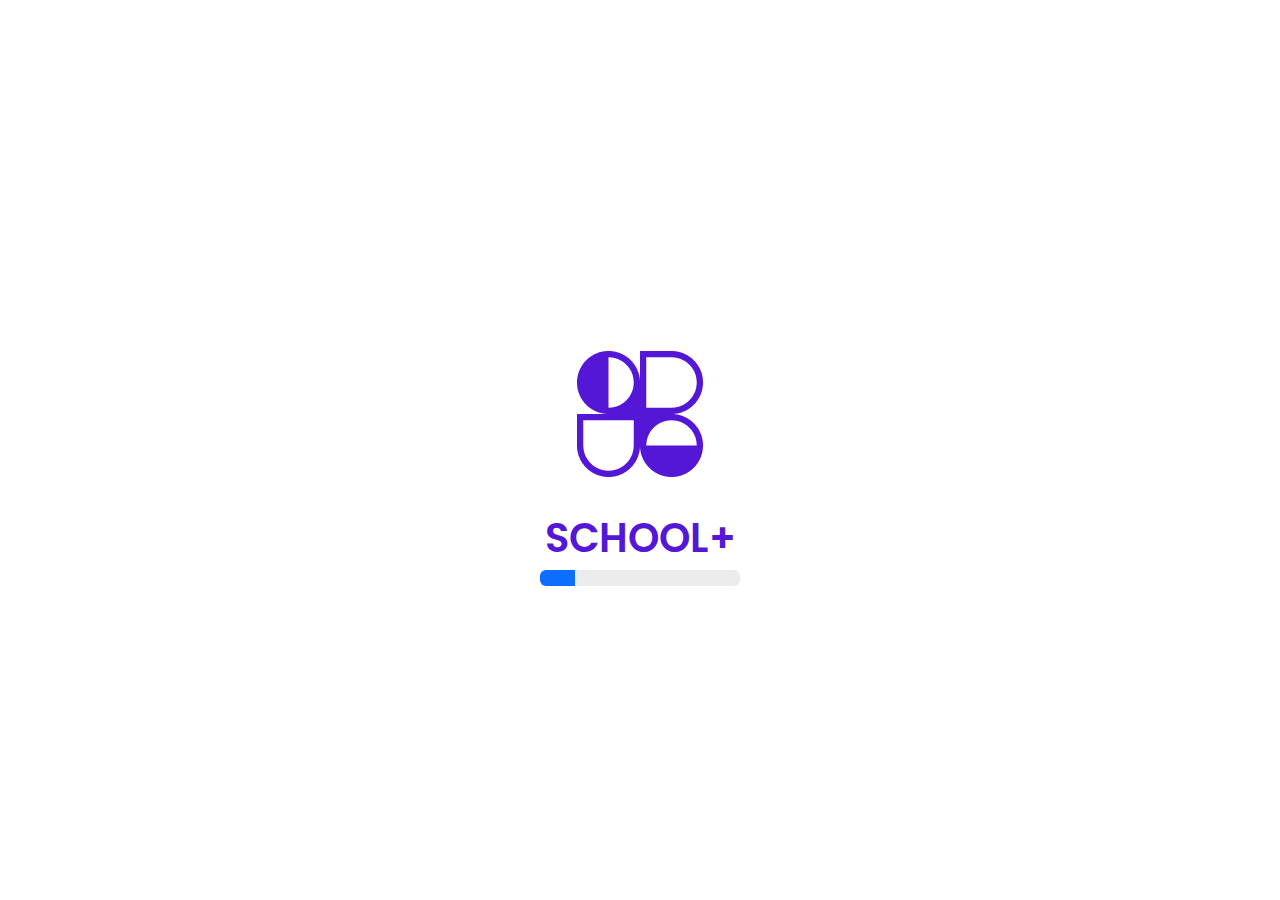
<file: html/index.html>
<!DOCTYPE html>
<html lang="pt-br">
<head>
    <meta charset="UTF-8">
    <meta name="viewport" content="width=device-width, initial-scale=1.0">
    <link href="https://cdn.jsdelivr.net/npm/bootstrap@5.3.3/dist/css/bootstrap.min.css" rel="stylesheet" integrity="sha384-QWTKZyjpPEjISv5WaRU9OFeRpok6YctnYmDr5pNlyT2bRjXh0JMhjY6hW+ALEwIH" crossorigin="anonymous">
    <link rel="stylesheet" href="https://cdn.jsdelivr.net/npm/bootstrap-icons@1.11.3/font/bootstrap-icons.min.css">
    <link rel="stylesheet" href="../src/css/style.css">
    <link rel="icon" type="image/ico" href="/src/images/logo1.png">
    <title>School+</title>
</head>
<body>
    
    <div class="container d-flex flex-column align-items-center justify-content-center start-logo">
        <div class="logo-container">
            <img src="../src/images/logo1.png" class="" alt="logo" width="200">
            <h1 class="text-center name-logo">SCHOOL+</h1>

            <div class="progress" role="progressbar" aria-label="carregando..." aria-valuenow="0" aria-valuemin="0" aria-valuemax="100">
                <div class="progress-bar progress-color w-0"></div>
            </div>
        </div>
    </div>

    <script src="https://cdn.jsdelivr.net/npm/bootstrap@5.3.3/dist/js/bootstrap.bundle.min.js" integrity="sha384-YvpcrYf0tY3lHB60NNkmXc5s9fDVZLESaAA55NDzOxhy9GkcIdslK1eN7N6jIeHz" crossorigin="anonymous"></script>
    <script src="../src/js/progress.js"></script>
</body>
</html>
</file>
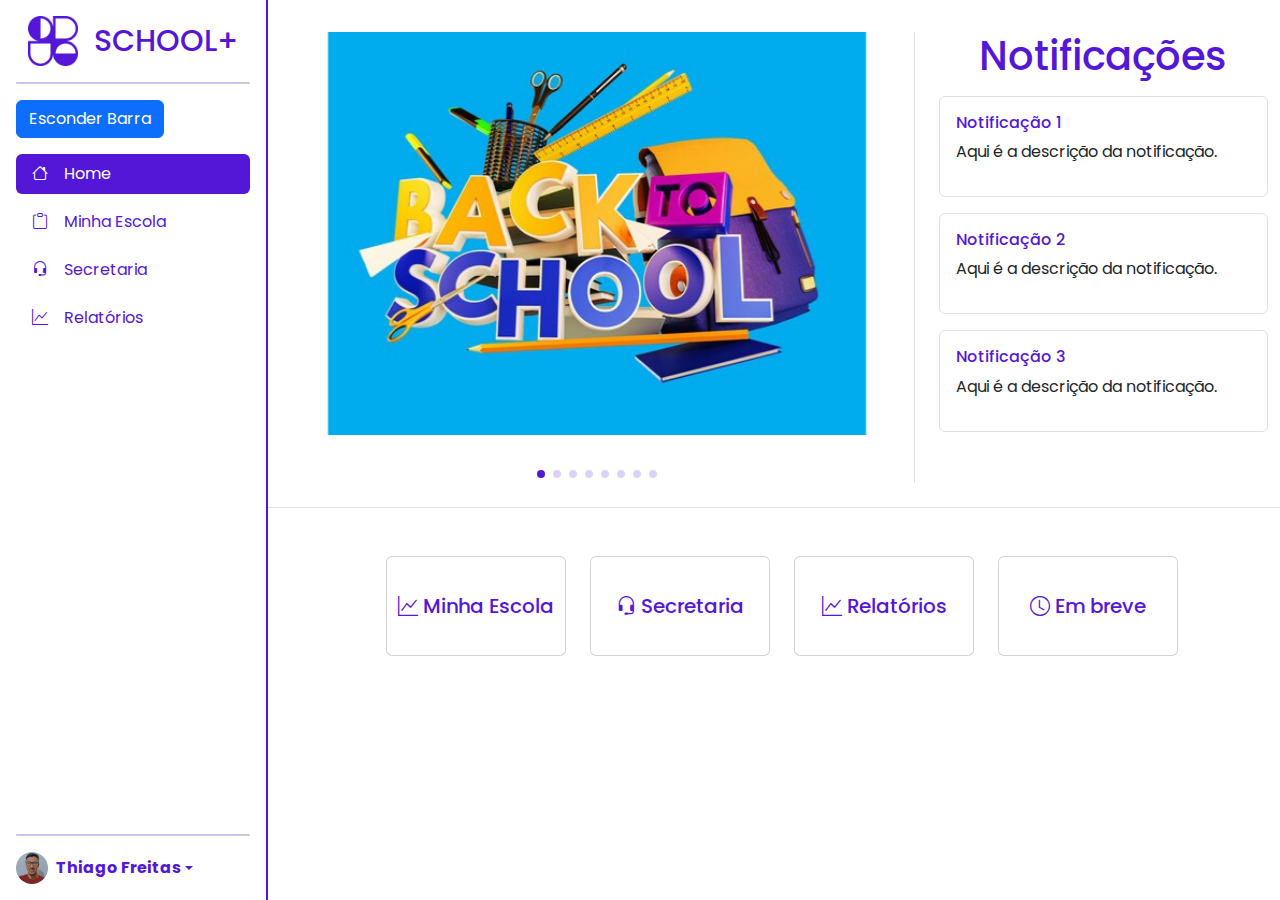
<file: html/home.html>
<!DOCTYPE html>
<html lang="pt-br">
<head>
    <meta charset="UTF-8">
    <meta name="viewport" content="width=device-width, initial-scale=1.0">
    <link href="https://cdn.jsdelivr.net/npm/bootstrap@5.3.3/dist/css/bootstrap.min.css" rel="stylesheet" integrity="sha384-QWTKZyjpPEjISv5WaRU9OFeRpok6YctnYmDr5pNlyT2bRjXh0JMhjY6hW+ALEwIH" crossorigin="anonymous">
    <link rel="stylesheet" href="https://cdn.jsdelivr.net/npm/swiper@11/swiper-bundle.min.css"/>
    <script src="https://cdn.jsdelivr.net/npm/swiper@11/swiper-bundle.min.js"></script>
    <link rel="stylesheet" href="https://cdn.jsdelivr.net/npm/bootstrap-icons@1.11.3/font/bootstrap-icons.min.css">
    <link rel="stylesheet" href="../src/css/style.css">
    <link rel="stylesheet" href="../src/css/home.css">
    <link rel="icon" type="image/ico" href="/src/images/logo1.png">
    <title>School+ -- Home</title>
</head>
<body class="d-flex">
    
    <button class="btn btn-primary mt-4 text-center" id='showMenu' type='button' style="max-height: 70px;">
        Mostrar Barra
    </button>

    <nav class="standard-navigation" id="navbar-main">
        <div class="d-flex flex-column justify-content-between p-3" style="height: 100dvh; border-right: 2px solid var(--logo-color);" data-bs-theme="dark">
            <div>
                <a class="no-link" href="/">
                    <div class="container d-flex align-items-center gap-3">
                        <img src="../src/images/logo-school+.png" alt="" width="50">
                        <h2 class="m-0" style="font-size: 30px;">SCHOOL+</h2>
                    </div>
                </a>
                <hr class="divider-color">
                <button class="btn btn-primary mb-3" id="hide-menu" type="button">
                    Esconder Barra
                </button>
                <ul class="nav nav-pills flex-column mb-auto gap-2 menu-buttons">
                    <li class="nav-item">
                        <a href="../html/home.html" class="nav-link active d-flex gap-3 align-items-center">
                            <i class="bi bi-house"></i>
                            Home
                        </a>
                    </li>
                    <li class="nav-item">
                        <a href="../html/myschool.html" class="nav-link d-flex gap-3 align-items-center">
                            <i class="bi bi-clipboard"></i>
                            Minha Escola
                        </a>
                    </li>
                    <li class="nav-item">
                        <a href="/" class="nav-link d-flex gap-3 align-items-center">
                            <i class="bi bi-headset"></i>
                            Secretaria
                        </a>
                    </li>
                    <li class="nav-item">
                        <a href="/" class="nav-link d-flex gap-3 align-items-center">
                            <i class="bi bi-graph-up"></i>
                            Relatórios
                        </a>
                    </li>
                </ul>
            </div>

            <div>
                <hr class="divider-color">
                <div class="dropdown">
                    <a href="/" class="username d-flex align-items-center text-decoration-none dropdown-toggle" data-bs-toggle="dropdown">
                        <img src="../src/images/thiago.jpg" alt="" class="rounded-circle me-2" width="32">
                        <strong>Thiago Freitas</strong> 
                    </a>
                    <ul class="dropdown-menu dropdown-color text-small shadow">
                        <li>
                            <a href="/" class="dropdown-item mb-1">Conta</a>
                        </li>
                        <li>
                            <a href="/" class="dropdown-item mb-1">Configurações</a>
                        </li>
                        <li>
                            <hr class="dropdown-divider divider-color">
                        </li>
                        <li>
                            <a href="/" class="dropdown-item">Sair</a>
                        </li>
                    </ul>
                </div>
            </div>
        </div>
    </nav>
    
    <nav class="d-none navigationbar-responsive flex-column">
        <div class="col-12 border-bottom p-2 d-flex align-items-center justify-content-between">
            <a class="no-link" href="/">
                <div class="d-flex align-items-center gap-3">
                    <img src="../src/images/logo-school+.png" alt="" width="50">
                    <h2 class="m-0" style="font-size: 30px;">SCHOOL+</h2>
                </div>
            </a>
            <div class="dropdown">
                <a href="/" class="username-responsive p-2 d-flex align-items-center text-decoration-none dropdown-toggle" data-bs-toggle="dropdown">
                    <img src="../src/images/thiago.jpg" alt="" class="rounded-circle me-2" width="32">
                    <strong>Thiago F.</strong>
                </a>
                <ul class="dropdown-menu dropdown-color text-small shadow">
                    <li>
                        <a href="/" class="dropdown-item mb-1">Conta</a>
                    </li>
                    <li>
                        <a href="/" class="dropdown-item mb-1">Configurações</a>
                    </li>
                    <li>
                        <hr class="dropdown-divider divider-color">
                    </li>
                    <li>
                        <a href="/" class="dropdown-item">Sair</a>
                    </li>
                </ul>
            </div>
        </div>
    </nav>

    <div class="main-content w-100 overflow-y-auto overflow-x-hidden">
        
        <div class="container-fluid border-bottom d-flex justify-content-between col-12 my-2 py-4">

            <div class="swiper border-end me-4 pb-5">
                <!-- Additional required wrapper -->
                <div class="swiper-wrapper">
                  <!-- Slides -->
                  <div class="swiper-slide d-flex justify-content-center"><img class="img-fluid" src="../src/images/psd-backtoschool.jpg" alt=""></div>
                  <div class="swiper-slide d-flex justify-content-center"><img class="img-fluid" src="../src/images/psd-study.png" alt=""></div>
                  <div class="swiper-slide d-flex justify-content-center"><img class="img-fluid" src="../src/images/psd-backtoschool.jpg" alt=""></div>
                  <div class="swiper-slide d-flex justify-content-center"><img class="img-fluid" src="../src/images/psd-study.png" alt=""></div>
                  <div class="swiper-slide d-flex justify-content-center"><img class="img-fluid" src="../src/images/psd-study.png" alt=""></div>
                  <div class="swiper-slide d-flex justify-content-center"><img class="img-fluid" src="../src/images/psd-study.png" alt=""></div>
                  <div class="swiper-slide d-flex justify-content-center"><img class="img-fluid" src="../src/images/psd-study.png" alt=""></div>
                  <div class="swiper-slide d-flex justify-content-center"><img class="img-fluid" src="../src/images/psd-study.png" alt=""></div>
                </div>
                <!-- If we need pagination -->
                <div class="swiper-pagination"></div>
            </div>

            <div class="notifications-site d-flex flex-column col-4 gap-2">
                <h1 class="text-center">Notificações</h1>

                <div class="notifications border rounded p-3 mb-2">

                    <div class="notifications-title">
                        <h6>Notificação 1</h6>
                    </div>

                    <div class="notifications-body">
                        <p>Aqui é a descrição da notificação.</p>
                    </div>

                </div>

                <div class="notifications border rounded p-3 mb-2">

                    <div class="notifications-title">
                        <h6>Notificação 2</h6>
                    </div>
                    
                    <div class="notifications-body">
                        <p>Aqui é a descrição da notificação.</p>
                    </div>

                </div>

                <div class="notifications border rounded p-3 mb-2">

                    <div class="notifications-title">
                        <h6>Notificação 3</h6>
                    </div>
                    
                    <div class="notifications-body">
                        <p>Aqui é a descrição da notificação.</p>
                    </div>

                </div>
            </div>

        </div>

        <div class="d-flex align-items-center justify-content-center flex-wrap col-md-12 gap-4 ms-2 py-4 mt-4">

            <div class="card p-2 card-links">
                <h5 class="card-title mb-0">
                    <i class="bi bi-graph-up link"></i>
                    Minha Escola
                </h5>
                <p class="card-text"></p>
            </div> 

            <div class="card p-2 card-links">
                <h5 class="card-title mb-0">
                    <i class="bi bi-headset link"></i>
                    Secretaria
                </h5>
                <p class="card-text"></p>
            </div>

            <div class="card p-2 card-links">
                <h5 class="card-title mb-0">
                    <i class="bi bi-graph-up link"></i>
                    Relatórios
                </h5>
                <p class="card-text"></p>
            </div>  

            <div class="card p-2 card-links">
                <h5 class="card-title mb-0">
                    <i class="bi bi-clock link"></i>
                    Em breve
                </h5>
                <p class="card-text"></p>
            </div>
        </div>


    </div>

    <div class="d-none navigationbar-responsive container-fluid gap-5 py-2 border-top">
        <ul class="nav nav-pills mb-auto menu-buttons justify-content-between gap-2 align-items-center">
            <li class="nav-item pt-2">
                <a href="../html/home.html" class="nav-link active d-flex flex-column align-items-center p-2">
                    <i class="bi bi-house" ></i>
                    Home
                </a>
            </li>
            <li class="nav-item pt-2">
                <a href="../html/myschool.html" class="nav-link d-flex flex-column align-items-center p-2" style="width: auto; text-wrap: nowrap;">
                    <i class="bi bi-clipboard"></i>
                    <span class="d-flex">Minha Escola</span>
                </a>
            </li>
            <li class="nav-item pt-2">
                <a href="/" class="nav-link d-flex flex-column align-items-center p-2">
                    <i class="bi bi-headset"></i>
                    Secretaria
                </a>
            </li>
            <li class="nav-item pt-2">
                <a href="/" class="nav-link d-flex flex-column align-items-center p-2">
                    <i class="bi bi-graph-up"></i>
                    Relatórios
                </a>
            </li>
        </ul>
    </div>

    <script src="https://cdn.jsdelivr.net/npm/bootstrap@5.3.3/dist/js/bootstrap.bundle.min.js" integrity="sha384-YvpcrYf0tY3lHB60NNkmXc5s9fDVZLESaAA55NDzOxhy9GkcIdslK1eN7N6jIeHz" crossorigin="anonymous"></script>
    <script src="../src/js/global.js"></script>
</body>
</html>
</file>
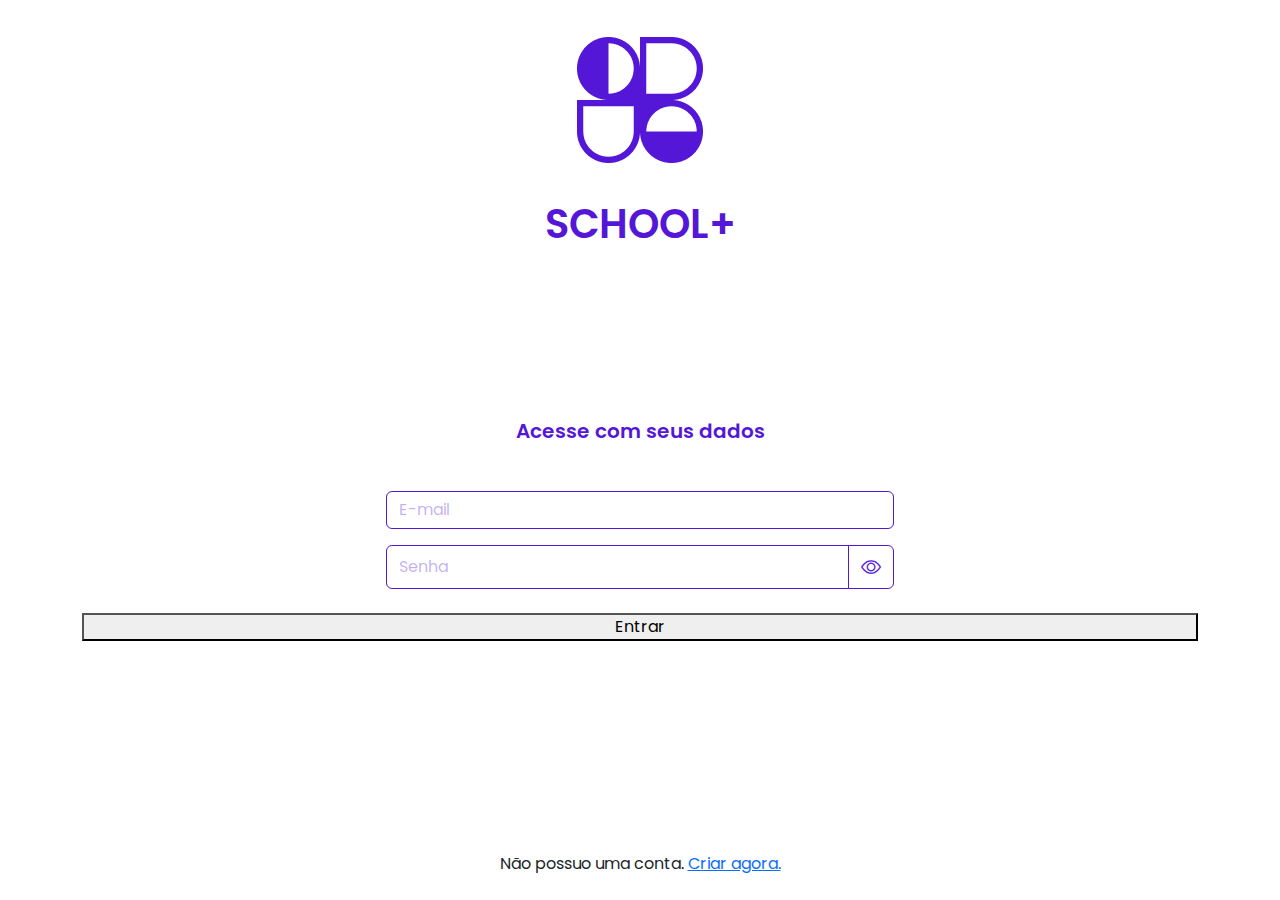
<file: html/login.html>
<!DOCTYPE html>
<html lang="pt-br">
<head>
    <meta charset="UTF-8">
    <meta name="viewport" content="width=device-width, initial-scale=1.0">
    <link href="https://cdn.jsdelivr.net/npm/bootstrap@5.3.3/dist/css/bootstrap.min.css" rel="stylesheet" integrity="sha384-QWTKZyjpPEjISv5WaRU9OFeRpok6YctnYmDr5pNlyT2bRjXh0JMhjY6hW+ALEwIH" crossorigin="anonymous">
    <link rel="stylesheet" href="https://cdn.jsdelivr.net/npm/bootstrap-icons@1.11.3/font/bootstrap-icons.min.css">
    <link rel="stylesheet" href="../src/css/style.css">
    <link rel="icon" type="image/ico" href="/src/images/logo1.png">
    <title>School+</title>
</head>
<body>
    
    <div class="container-fluid d-flex p-0 login-page">
        <div class="col-md-5 d-flex flex-column justify-content-between login-area">
            <div class="logo-container d-flex flex-column align-items-center">
                <img src="../src/images/logo1.png" class="" alt="logo" width="200">
                <h1 class="name-logo">SCHOOL+</h1>
            </div>
            <form action="" class="login-form container d-flex flex-column">
                <h5 class="text-center name-logo mb-5">Acesse com seus dados</h5>
                <div class="input-group mb-3">
                    <input type="email" class="form-control rounded shadow-none" placeholder="E-mail">
                </div>
                <div class="input-group mb-4">
                    <input type="password" class="form-control shadow-none" id="inputPassword" placeholder="Senha">
                    <button class="btn pass view border rounded-end" type="button" id="togglePassword">
                        <i class="bi bi-eye fs-5" id="eyeIcon"></i>
                    </button>
                </div>
                <button class="btn-send mb-4" type="button">Entrar</button>
            </form>
            <span class="text-center my-4">Não possuo uma conta. <a href="./register.html">Criar agora.</a></span>
        </div>
        <div class="col-md-7 p-0 bg-login">
            <div class="overlay">
                <p class="fst-italic text-wrap frase">Dê asas à <span class="bg-frase">imaginação</span> e pinte o <span class="bg-frase">futuro</span> com o conhecimento.</p>
            </div>
        </div>
    </div>

    <script src="https://cdn.jsdelivr.net/npm/bootstrap@5.3.3/dist/js/bootstrap.bundle.min.js" integrity="sha384-YvpcrYf0tY3lHB60NNkmXc5s9fDVZLESaAA55NDzOxhy9GkcIdslK1eN7N6jIeHz" crossorigin="anonymous"></script>
    <script src="../src/js/global.js"></script>
</body>
</html>
</file>
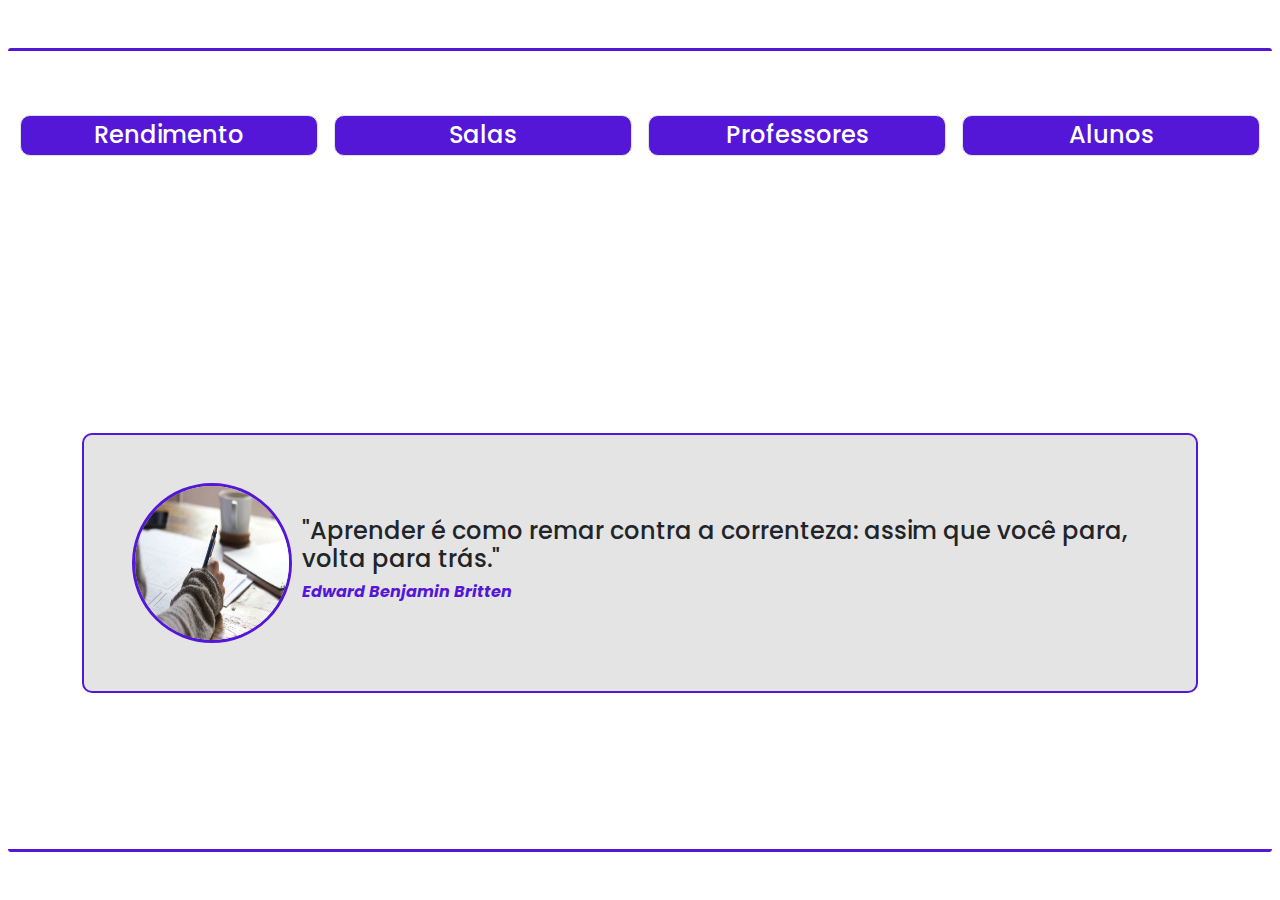
<file: html/myschool.html>
<!DOCTYPE html>
<html lang="en">
<head>
    <meta charset="UTF-8">
    <meta name="viewport" content="width=device-width, initial-scale=1.0">
    <link href="https://cdn.jsdelivr.net/npm/bootstrap@5.3.3/dist/css/bootstrap.min.css" rel="stylesheet" integrity="sha384-QWTKZyjpPEjISv5WaRU9OFeRpok6YctnYmDr5pNlyT2bRjXh0JMhjY6hW+ALEwIH" crossorigin="anonymous">
    <link rel="stylesheet" href="https://cdn.jsdelivr.net/npm/swiper@11/swiper-bundle.min.css"/>
    <script src="https://cdn.jsdelivr.net/npm/swiper@11/swiper-bundle.min.js"></script>
    <link rel="stylesheet" href="https://cdn.jsdelivr.net/npm/bootstrap-icons@1.11.3/font/bootstrap-icons.min.css">
    <link rel="stylesheet" href="../src/css/style.css">
    <link rel="stylesheet" href="../src/css/home.css">
    <link rel="stylesheet" href="../src/css/myschool.css">
    <link rel="icon" type="image/ico" href="/src/images/logo1.png">
    <title>School+ -- Minha Escola</title>
</head>
<body class="d-flex">
    
    
    
    <nav class="d-none standard-navigation" style="max-width: 268px;">
        <div class="d-flex flex-column justify-content-between p-3" style="height: 100dvh; border-right: 2px solid var(--logo-color);" data-bs-theme="dark">
            <div>
                <a class="no-link" href="/">
                    <div class="container d-flex align-items-center gap-3">
                        <img src="../src/images/logo-school+.png" alt="" width="50">
                        <h2 class="m-0" style="font-size: 30px;">SCHOOL+</h2>
                    </div>
                </a>
                <hr class="divider-color">

                <button class="btn btn-primary mt-4 text-center" id='showMenu' type='button' style="max-height: 70px;">
                    Mostrar Barra
                </button>
                
                <ul class="nav nav-pills flex-column mb-auto gap-2 menu-buttons">
                    <li class="nav-item">
                        <a href="../html/home.html" class="nav-link d-flex gap-3 align-items-center">
                            <i class="bi bi-house"></i>
                            Home
                        </a>
                    </li>
                    <li class="nav-item">
                        <a href=" " class="nav-link active d-flex gap-3 align-items-center">
                            <i class="bi bi-clipboard" ></i>
                            Minha Escola
                        </a>
                    </li>
                    <li class="nav-item">
                        <a href="/" class="nav-link d-flex gap-3 align-items-center">
                            <i class="bi bi-headset"></i>
                            Secretaria
                        </a>
                    </li>
                    <li class="nav-item">
                        <a href="/" class="nav-link d-flex gap-3 align-items-center">
                            <i class="bi bi-graph-up"></i>
                            Relatórios
                        </a>
                    </li>
                </ul>
            </div>

            <div>
                <hr class="divider-color">
                <div class="dropdown">
                    <a href="/" class="username d-flex align-items-center text-decoration-none dropdown-toggle" data-bs-toggle="dropdown">
                        <img src="../src/images/thiago.jpg" alt="" class="rounded-circle me-2" width="32">
                        <strong>Thiago Freitas</strong> 
                    </a>
                    <ul class="dropdown-menu dropdown-color text-small shadow">
                        <li>
                            <a href="/" class="dropdown-item mb-1">Conta</a>
                        </li>
                        <li>
                            <a href="/" class="dropdown-item mb-1">Configurações</a>
                        </li>
                        <li>
                            <hr class="dropdown-divider divider-color">
                        </li>
                        <li>
                            <a href="/" class="dropdown-item">Sair</a>
                        </li>
                    </ul>
                </div>
            </div>
        </div>
    </nav>

    <nav class="d-none navigationbar-responsive flex-column">
        <div class="col-12 border-bottom p-2 d-flex align-items-center justify-content-between">
            <a class="no-link" href="/">
                <div class="d-flex align-items-center gap-3">
                    <img src="../src/images/logo-school+.png" alt="" width="50">
                    <h2 class="m-0" style="font-size: 30px;">SCHOOL+</h2>
                </div>
            </a>
            <div class="dropdown">
                <a href="/" class="username-responsive p-2 d-flex align-items-center text-decoration-none dropdown-toggle" data-bs-toggle="dropdown">
                    <img src="../src/images/thiago.jpg" alt="" class="rounded-circle me-2" width="32">
                    <strong>Thiago F.</strong>
                </a>
                <ul class="dropdown-menu dropdown-color text-small shadow">
                    <li>
                        <a href="/" class="dropdown-item mb-1">Conta</a>
                    </li>
                    <li>
                        <a href="/" class="dropdown-item mb-1">Configurações</a>
                    </li>
                    <li>
                        <hr class="dropdown-divider divider-color">
                    </li>
                    <li>
                        <a href="/" class="dropdown-item">Sair</a>
                    </li>
                </ul>
            </div>
        </div>
    </nav>
    
    <div class="main-container overflow-hidden container-fluid d-flex flex-column gap-3 justify-content-between text-center my-5 mx-2 py-3">
        <div class="button-container container-fluid d-flex justify-content-between m-0 p-0 pt-5 gap-3 text-center align-items-center" style="max-height: 120px;">
            <div class="buttons border justify-content-center">
                <h4 class="m-0 title-button">Rendimento</h4>
            </div>
            <div class="buttons border">
                <h4 class="m-0 title-button">Salas</h4>
            </div>
            <div class="buttons border">
                <h4 class="m-0 title-button">Professores</h4>
            </div>
            <div class="buttons border">
                <h4 class="m-0 title-button">Alunos</h4>
            </div>

        </div>
        <div class="container-fluid m-0" style="max-height: 400px; height: 400px;">
            <div class="container frase-container">
                <div class="container d-flex container-img p-5">
                    <img src="../src/images/study.jpg" class="img-motivational img-fluid rounded rounded-circle" style="width: 160px; height: 160px;" alt="">
                    <div class="text-img d-flex flex-column">
                        <h4 class="text-start">"Aprender é como remar contra a correnteza: 
                            assim que você para, volta para trás."
                            <h6 class="text-start author-phrase">Edward Benjamin Britten</h6>
                        </h4>
                    </div>
                </div>
            </div>
        </div>
    </div>

    <div class="d-none navigationbar-responsive container-fluid gap-5 py-2 border-top">
        <ul class="nav nav-pills mb-auto menu-buttons justify-content-between gap-2 align-items-center">
            <li class="nav-item pt-2">
                <a href="../html/home.html" class="nav-link d-flex flex-column align-items-center p-2">
                    <i class="bi bi-house" ></i>
                    Home
                </a>
            </li>
            <li class="nav-item pt-2">
                <a href=" " class="nav-link d-flex active flex-column align-items-center p-2" style="width: auto; text-wrap: nowrap;">
                    <i class="bi bi-clipboard"></i>
                    <span class="d-flex">Minha Escola</span>
                </a>
            </li>
            <li class="nav-item pt-2">
                <a href="/" class="nav-link d-flex flex-column align-items-center p-2">
                    <i class="bi bi-headset"></i>
                    Secretaria
                </a>
            </li>
            <li class="nav-item pt-2">
                <a href="/" class="nav-link d-flex flex-column align-items-center p-2">
                    <i class="bi bi-graph-up"></i>
                    Relatórios
                </a>
            </li>
        </ul>
    </div>

    <script src="../src/js/global.js"></script>

</body>
</html>
</file>
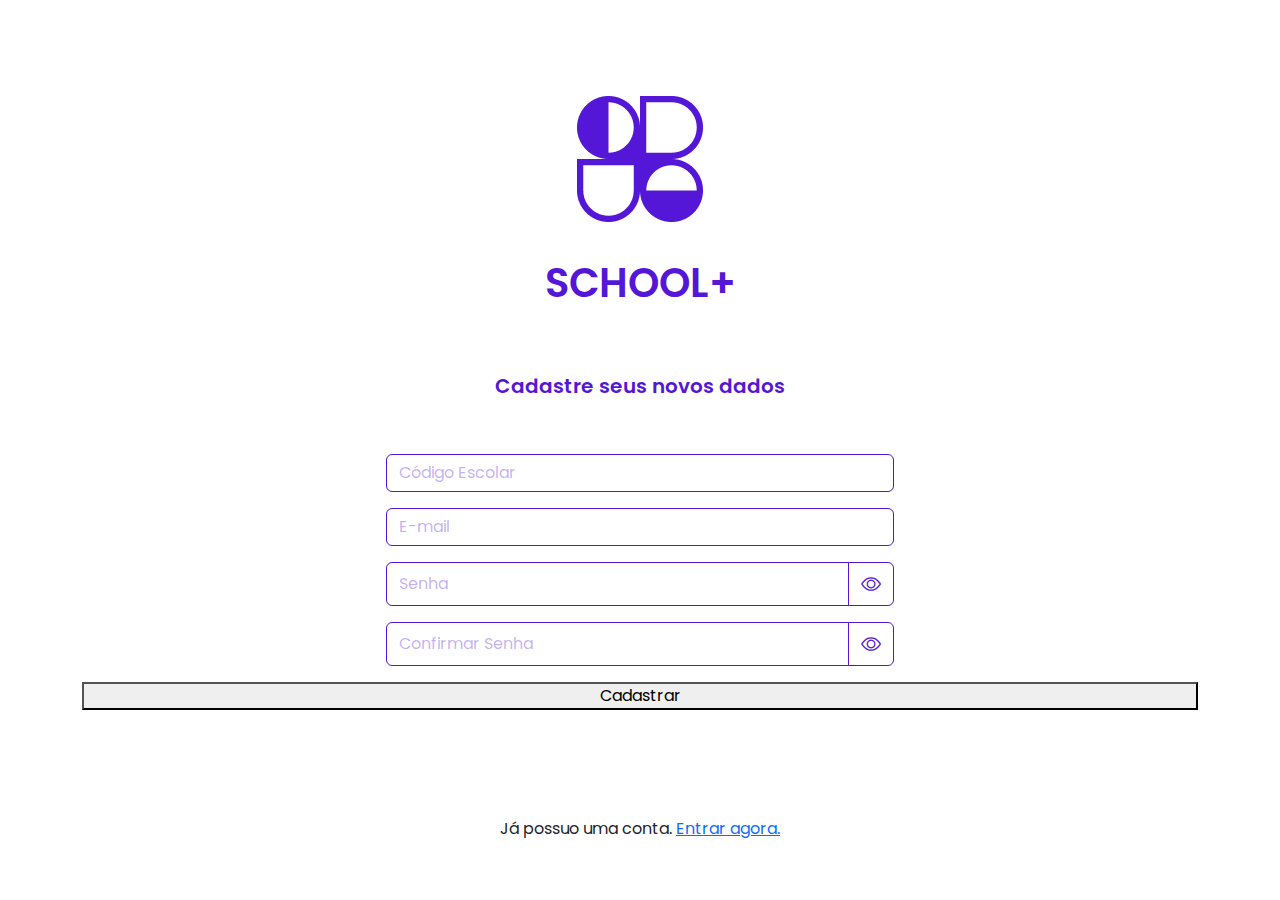
<file: html/register.html>
<!DOCTYPE html>
<html lang="pt-br">
<head>
    <meta charset="UTF-8">
    <meta name="viewport" content="width=device-width, initial-scale=1.0">
    <link href="https://cdn.jsdelivr.net/npm/bootstrap@5.3.3/dist/css/bootstrap.min.css" rel="stylesheet" integrity="sha384-QWTKZyjpPEjISv5WaRU9OFeRpok6YctnYmDr5pNlyT2bRjXh0JMhjY6hW+ALEwIH" crossorigin="anonymous">
    <link rel="stylesheet" href="https://cdn.jsdelivr.net/npm/bootstrap-icons@1.11.3/font/bootstrap-icons.min.css">
    <link rel="stylesheet" href="../src/css/style.css">
    <link rel="icon" type="image/ico" href="/src/images/logo1.png">
    <title>School+ - Novo Cadastro</title>
</head>
<body>
    
    <div class="container-fluid d-flex p-0 login-page">
        <div class="col-md-5 d-flex flex-column justify-content-evenly login-area my-auto">
            <div class="logo-container d-flex flex-column align-items-center">
                <img src="../src/images/logo1.png" class="" alt="logo" width="200">
                <h1 class="name-logo">SCHOOL+</h1>
            </div>
            <form action="" class="login-form container d-flex flex-column">
                <h5 class="text-center name-logo">Cadastre seus novos dados</h5>
                <div class="input-group mt-5 mb-3">
                    <input type="number" class="form-control rounded shadow-none" placeholder="Código Escolar">
                </div>
                <div class="input-group mb-3">
                    <input type="email" class="form-control rounded shadow-none" placeholder="E-mail">
                </div>
                <div class="input-group mb-3">
                    <input type="password" class="form-control shadow-none" id="inputPassword" placeholder="Senha">
                    <button class="btn pass view border rounded-end" type="button" id="togglePassword">
                        <i class="bi bi-eye fs-5" id="eyeIcon"></i>
                    </button>
                </div>
                <div class="input-group mb-3">
                    <input type="password" class="form-control shadow-none" id="inputConfirmPassword" placeholder="Confirmar Senha">
                    <button class="btn pass view border rounded-end" type="button" id="toggleConfirmPassword">
                        <i class="bi bi-eye fs-5" id="eyeIconConfirm"></i>
                    </button>
                </div>
                <button class="btn-send mb-5" type="button">Cadastrar</button>
            </form>
            <span class="text-center">Já possuo uma conta. <a href="./login.html">Entrar agora.</a></span>
        </div>
        <div class="col-md-7 p-0 bg-login">
            <div class="overlay">
                <p class="fst-italic text-wrap frase">Dê asas à <span class="bg-frase">imaginação</span> e pinte o <span class="bg-frase">futuro</span> com o conhecimento.</p>
            </div>
        </div>
    </div>

    <script src="https://cdn.jsdelivr.net/npm/bootstrap@5.3.3/dist/js/bootstrap.bundle.min.js" integrity="sha384-YvpcrYf0tY3lHB60NNkmXc5s9fDVZLESaAA55NDzOxhy9GkcIdslK1eN7N6jIeHz" crossorigin="anonymous"></script>
    <script src="../src/js/global.js"></script>
</body>
</html>
</file>
<file: src/css/style.css>
@import url('https://fonts.googleapis.com/css2?family=Poppins:ital,wght@0,100;0,200;0,300;0,400;0,500;0,600;0,700;0,800;0,900;1,100;1,200;1,300;1,400;1,500;1,600;1,700;1,800;1,900&display=swap');

:root {
    --logo-color: rgb(84,23, 215);
    --placeholder-color: rgba(84,23, 215, 0.35);
}

* {
    margin: 0;
    padding: 0;
    font-family: 'Poppins', sans-serif;
}

body {
    height: 100dvh;
    overflow: hidden;
}

/* Remove as setas do input type="number" */
input[type="number"] {
    -moz-appearance: textfield; /* Firefox */
    -webkit-appearance: none;   /* Chrome, Safari */
    appearance: none;           /* Para navegadores mais recentes */
}

input[type="number"]::-webkit-outer-spin-button,
input[type="number"]::-webkit-inner-spin-button {
    -webkit-appearance: none;
    margin: 0;
}

.start-logo, .login-page {
    height: 100dvh; 
}

.login-area{
    height: 100dvh;
}

.invisible {
    display: none !important;
}

.name-logo {
    color: var(--logo-color);
    font-weight: 600;
}

.input-group {
    max-width: 508px !important;
    margin: 0 auto;
}

input, .view {
    color: var(--logo-color) !important;
    border-color: var(--logo-color) !important;
}

::placeholder {
    color: var(--placeholder-color) !important;
}

.btn-login {
    border: 2px solid var(--logo-color) !important;
    width: 150px;
    max-width: 150px;
    margin: 0 auto;
    color: var(--logo-color) !important;
}

.btn-login:hover {
    background-color: var(--logo-color);
    color: white !important;
}

.bg-login {
    background-image: url(../images/bg-login.png);
    background-repeat: no-repeat;
    background-size: cover;
    border-left: 10px solid var(--logo-color);
    position: relative;
}

.overlay {
    background-color: rgba(0,0,0, 0.7);
    height: 100%;
    color: white;
}

.bg-frase {
    color: var(--logo-color);
    font-weight: bold;
}

.frase {
    position: absolute;
    max-width: 350px;
    bottom: 0;
    right: 10px
}

@media screen and (max-width: 1400px) {
    
    body {
        overflow-y: auto;
    }

    .bg-login {
        display: none;
    }

    .login-area {
        flex: 0 0 100%; /* Define largura de 100% */
        max-width: 100%; /* Garante o limite máximo de largura */
        /* margin: 0 !important; */
    }

    /* .btn-login {
        margin-bottom: 15px !important;
    } */


}
</file>
<file: src/css/myschool.css>
.main-container {
    border-top: 3px solid;
    border-bottom: 3px solid;
    border-radius: 3px;
    border-color: var(--logo-color);
}

.button-container {
    /* max-width: 100dvw; */
    grid-template-columns: (2, 1fr);
}

.buttons {
    padding: 5px;
    background-color: var(--logo-color);
    border-radius: 10px;
    width: 1850px;
    gap: 10px;
}

.title-button {
    color: white;
}

.container-img {
    justify-content: center;
    align-items: center;
    gap: 10px;
    background-color: rgba(228, 228, 228, 1);
    border-radius: 10px;
    border: 2px var(--logo-color) solid;
}

.img-motivational {
    border: 3px solid var(--logo-color);
}

.author-phrase {
    font-style: italic;
    font-weight: 700;
}
</file>
<file: src/css/home.css>
body {
    width: 100dvw;
    height: 100dvh;
    max-height: 100dvh;
    overflow: hidden;
}

/* .swiper {
    width: 600px;
    height: 500px;
} */

h1, h2, h5, h6, .link {
    color: var(--logo-color) !important;
}

.hidenav {
    width: 0 !important;
    display: none;
}

#showMenu {
    display: none;
}

.swiper-pagination {
    margin: -10px 0;
    
}

.swiper-pagination-bullet {
    background-color: var(--logo-color);
}

.no-link {
    text-decoration: none;
    color: var(--logo-color);
}

.nav-link {
    color: var(--logo-color);
}

.nav-link:hover {
    background-color: var(--logo-color);
    color: white;
}

.active {
    background-color: var(--logo-color) !important;
    color: white;
}

.dropdown-color {
    background-color: white;
    border: 2px solid var(--logo-color);
}

.dropdown-item {
    color: var(--logo-color);
}

.dropdown-item:hover {
    background-color: var(--logo-color);
    color: white;
}

.username, .username-responsive {
    color: var(--logo-color);
}

.divider-color {
    background-color: var(--logo-color);
    height: 2px;
    border-radius: 5px;
}

.username-responsive:hover {
    background-color: rgba(128, 128, 128, 0.158);
    border-radius: 10px;
}

.card-links {
    display: flex;
    align-items: center;
    width: 200px;
    height: 100px;
    max-width: 180px;
    justify-content: center;
}

@media screen and (max-width: 768px) {
    
    body {
        flex-direction: column;
    }

    .main-content {
        flex-direction: column;
    }

    .standard-navigation {
        display: none !important;
    }

    .navigationbar-responsive {
        display: flex !important;
        height: 121px;
        justify-content: center;
        align-items: center;
    }

    .menu-buttons {
        display: flex;
        flex-wrap: nowrap;
    }
    
    .menu-buttons .nav-item {
        flex: 1 1 auto;
        text-align: center;
        min-width: 80px;
    }
    
    .menu-buttons .nav-link {
        font-size: 0.8rem;
    }
    
    .menu-buttons .nav-link i {
        font-size: 1.5rem;
    }

    .notifications-site {
        display: none !important;
    }

    .swiper {
        border: none !important;
    }

}
</file>
